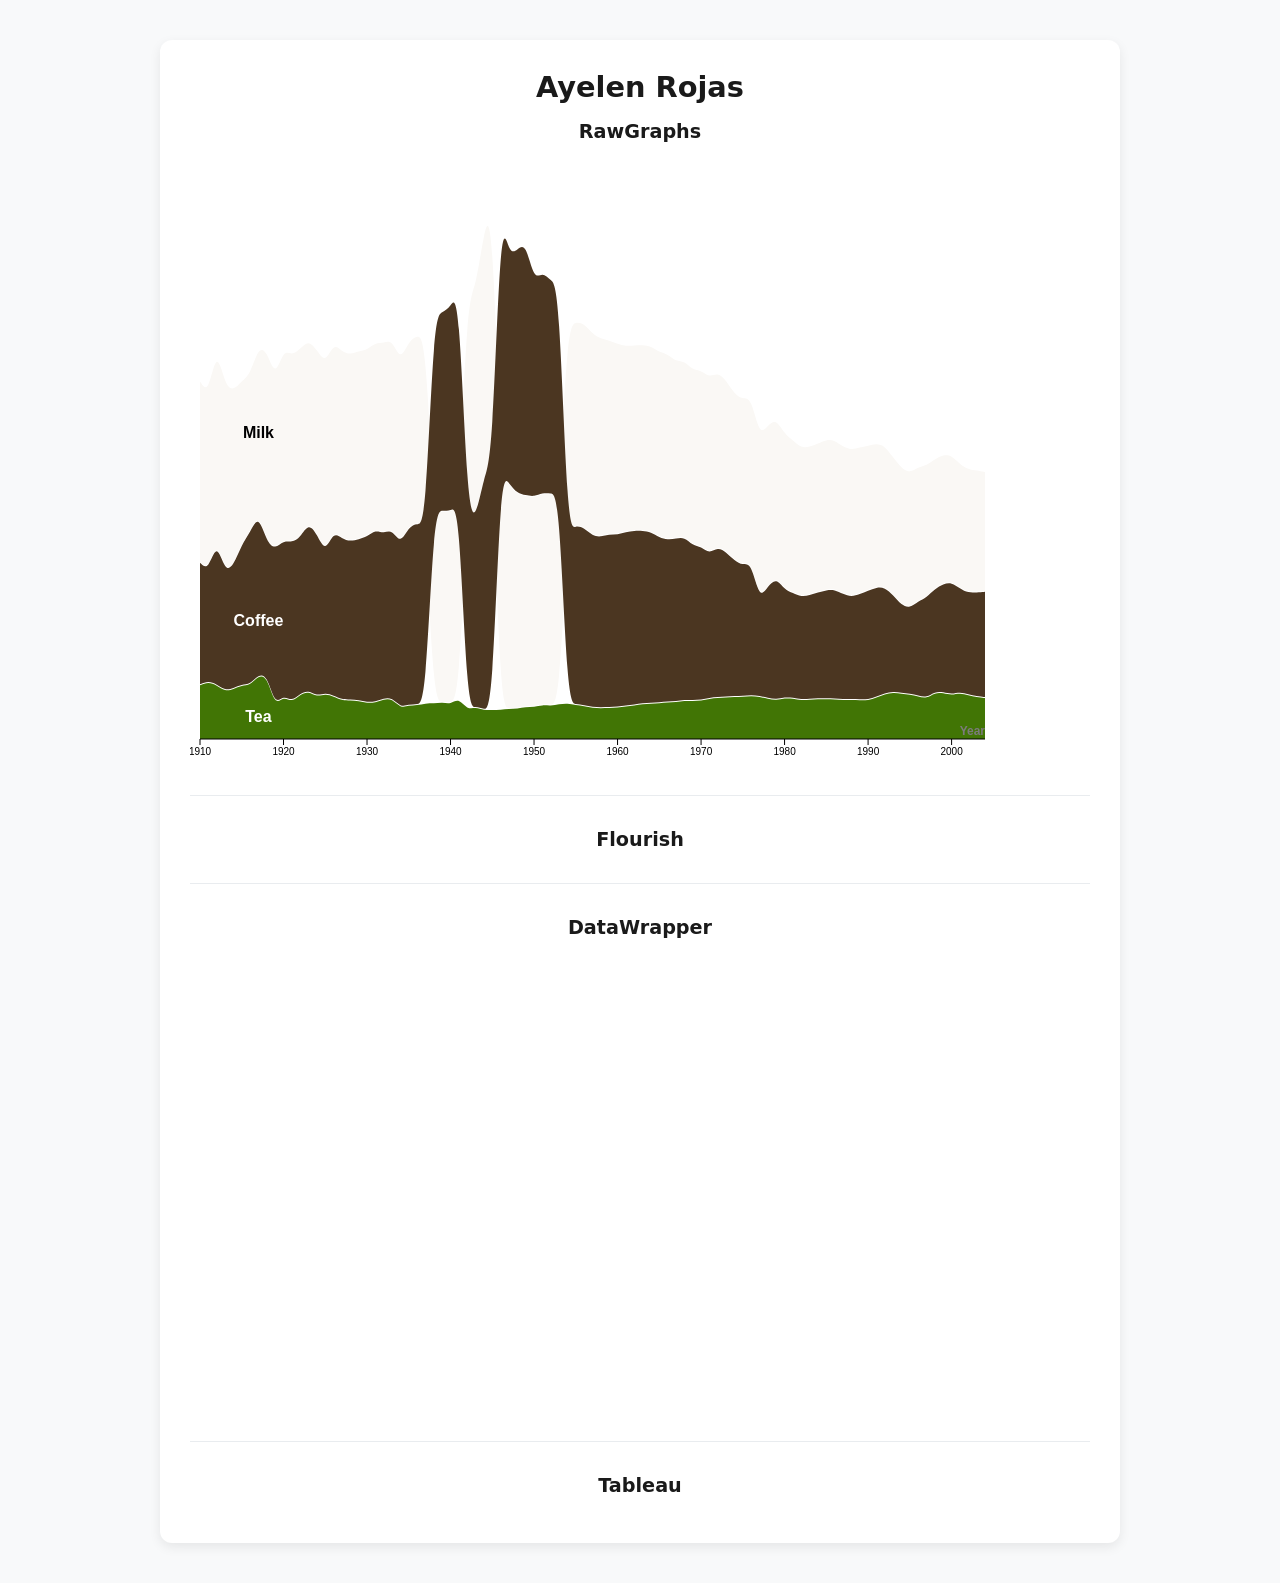
<file: index.html>
<!DOCTYPE html>
<html>
<head>
  <meta charset="utf-8">
  <meta name="viewport" content="width=device-width">
  <title>mis trabajos de infovis</title>
  <link rel="stylesheet" href="style.css">
</head>
<body>
  <div class="container">
  <h1>Ayelen Rojas</h1>
  
  <h2>RawGraphs</h2>
  <object type="image/svg+xml" data="milk-coffee-tea.svg"></object> 
  <hr>
 <h2>Flourish</h2>
  <div class="flourish-embed flourish-chart" data-src="visualisation/30003334">
    <script src="https://public.flourish.studio/resources/embed.js"></script>
    <noscript><img src="https://public.flourish.studio/visualisation/30003334/thumbnail" width="100%" alt="chart visualization" /></noscript>
  </div>
  <hr>
  <h2>DataWrapper</h2>
  <iframe title="Male and Female  preferences for pizza toppings" aria-label="Range Plot" id="datawrapper-chart-iHEsL" src="https://datawrapper.dwcdn.net/iHEsL/1/" scrolling="no" frameborder="0" style="width: 0; min-width: 100% !important; border: none;" height="450" data-external="1"></iframe>
  <script type="text/javascript">(function(){function e(){window.addEventListener(`message`,function(e){if(e.data[`datawrapper-height`]!==void 0){var t=document.querySelectorAll(`iframe`);for(var n in e.data[`datawrapper-height`])for(var r=0,i;i=t[r];r++)if(i.contentWindow===e.source){var a=e.data[`datawrapper-height`][n]+`px`;i.style.height=a}}})}e()})();</script>
  <hr>
  <div>
    <h2>Tableau</h2>
  <div class='tableauPlaceholder' id='viz1787877142143' style='position: relative'>
    <noscript><a href='#'>
      <img alt='Data ' src='https:&#47;&#47;public.tableau.com&#47;static&#47;images&#47;ca&#47;cantidad_17878771002580&#47;Sheet1&#47;1_rss.png' style='border: none' /></a></noscript><object class='tableauViz'  style='display:none;'><param name='host_url' value='https%3A%2F%2Fpublic.tableau.com%2F' /> <param name='embed_code_version' value='3' /> <param name='site_root' value='' /><param name='name' value='cantidad_17878771002580&#47;Sheet1' /><param name='tabs' value='no' /><param name='toolbar' value='yes' /><param name='static_image' value='https:&#47;&#47;public.tableau.com&#47;static&#47;images&#47;ca&#47;cantidad_17878771002580&#47;Sheet1&#47;1.png' /> <param name='animate_transition' value='yes' /><param name='display_static_image' value='yes' /><param name='display_spinner' value='yes' /><param name='display_overlay' value='yes' /><param name='display_count' value='yes' /><param name='language' value='en-US' /><param name='filter' value='publish=yes' /></object></div>                <script type='text/javascript'>                    var divElement = document.getElementById('viz1787877142143');                    var vizElement = divElement.getElementsByTagName('object')[0];                    vizElement.style.width='100%';vizElement.style.height=(divElement.offsetWidth*0.75)+'px';                    var scriptElement = document.createElement('script');                    scriptElement.src = 'https://public.tableau.com/javascripts/api/viz_v1.js';                    vizElement.parentNode.insertBefore(scriptElement, vizElement);                </script>
  </div>
</div>
<footer></footer>
</body>
  
</html>
</file>
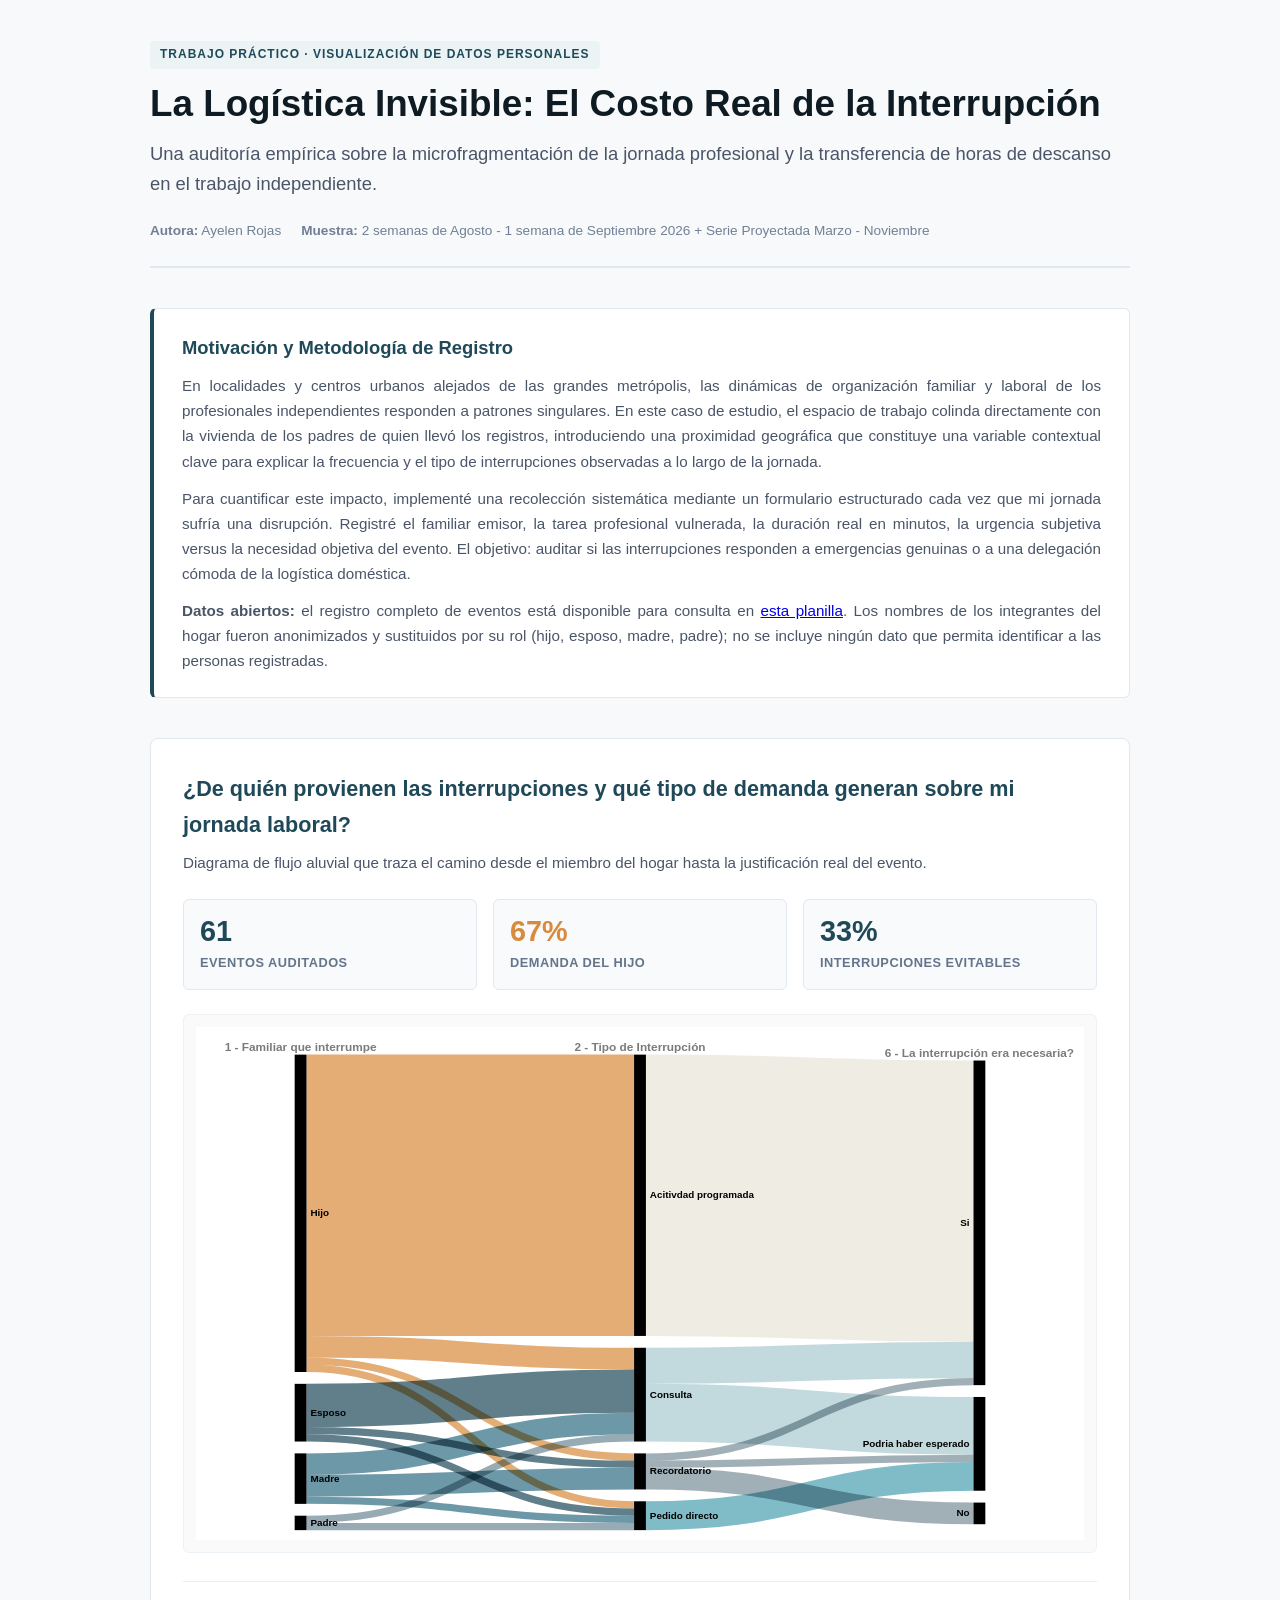
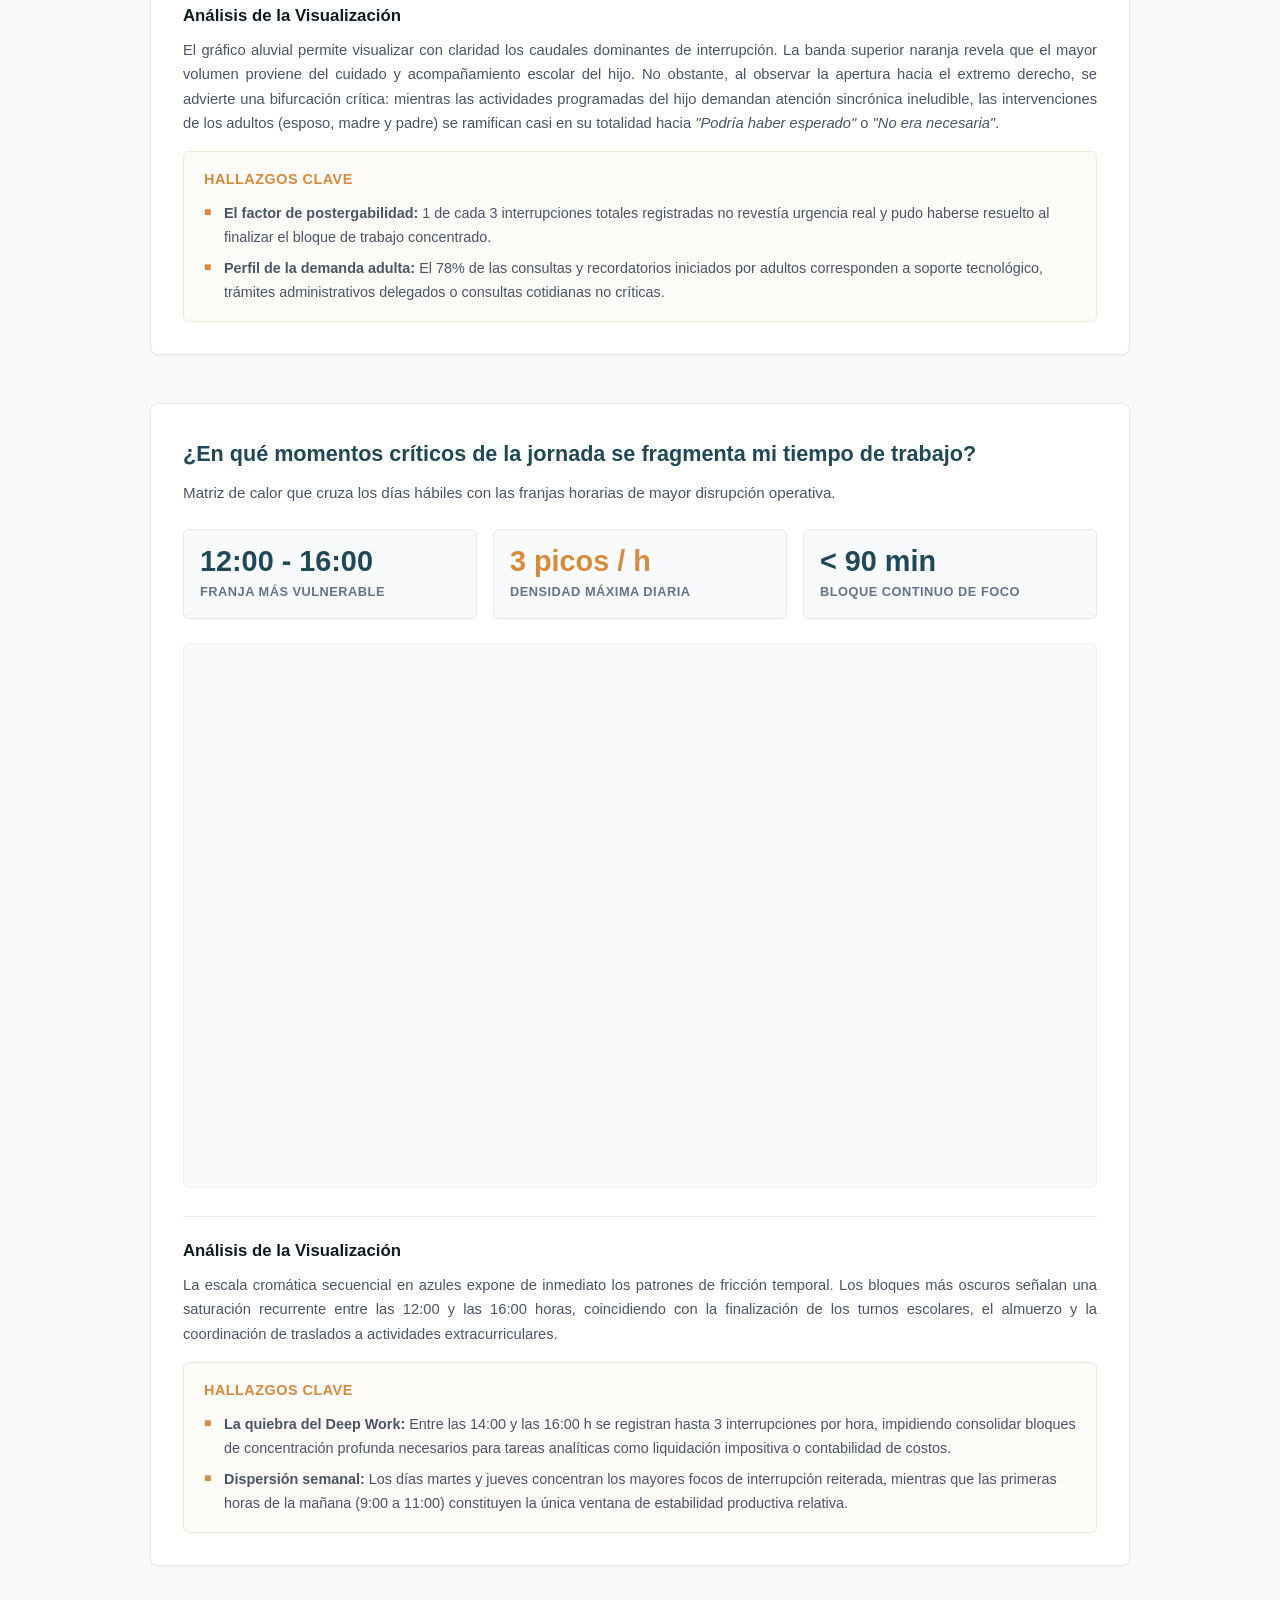
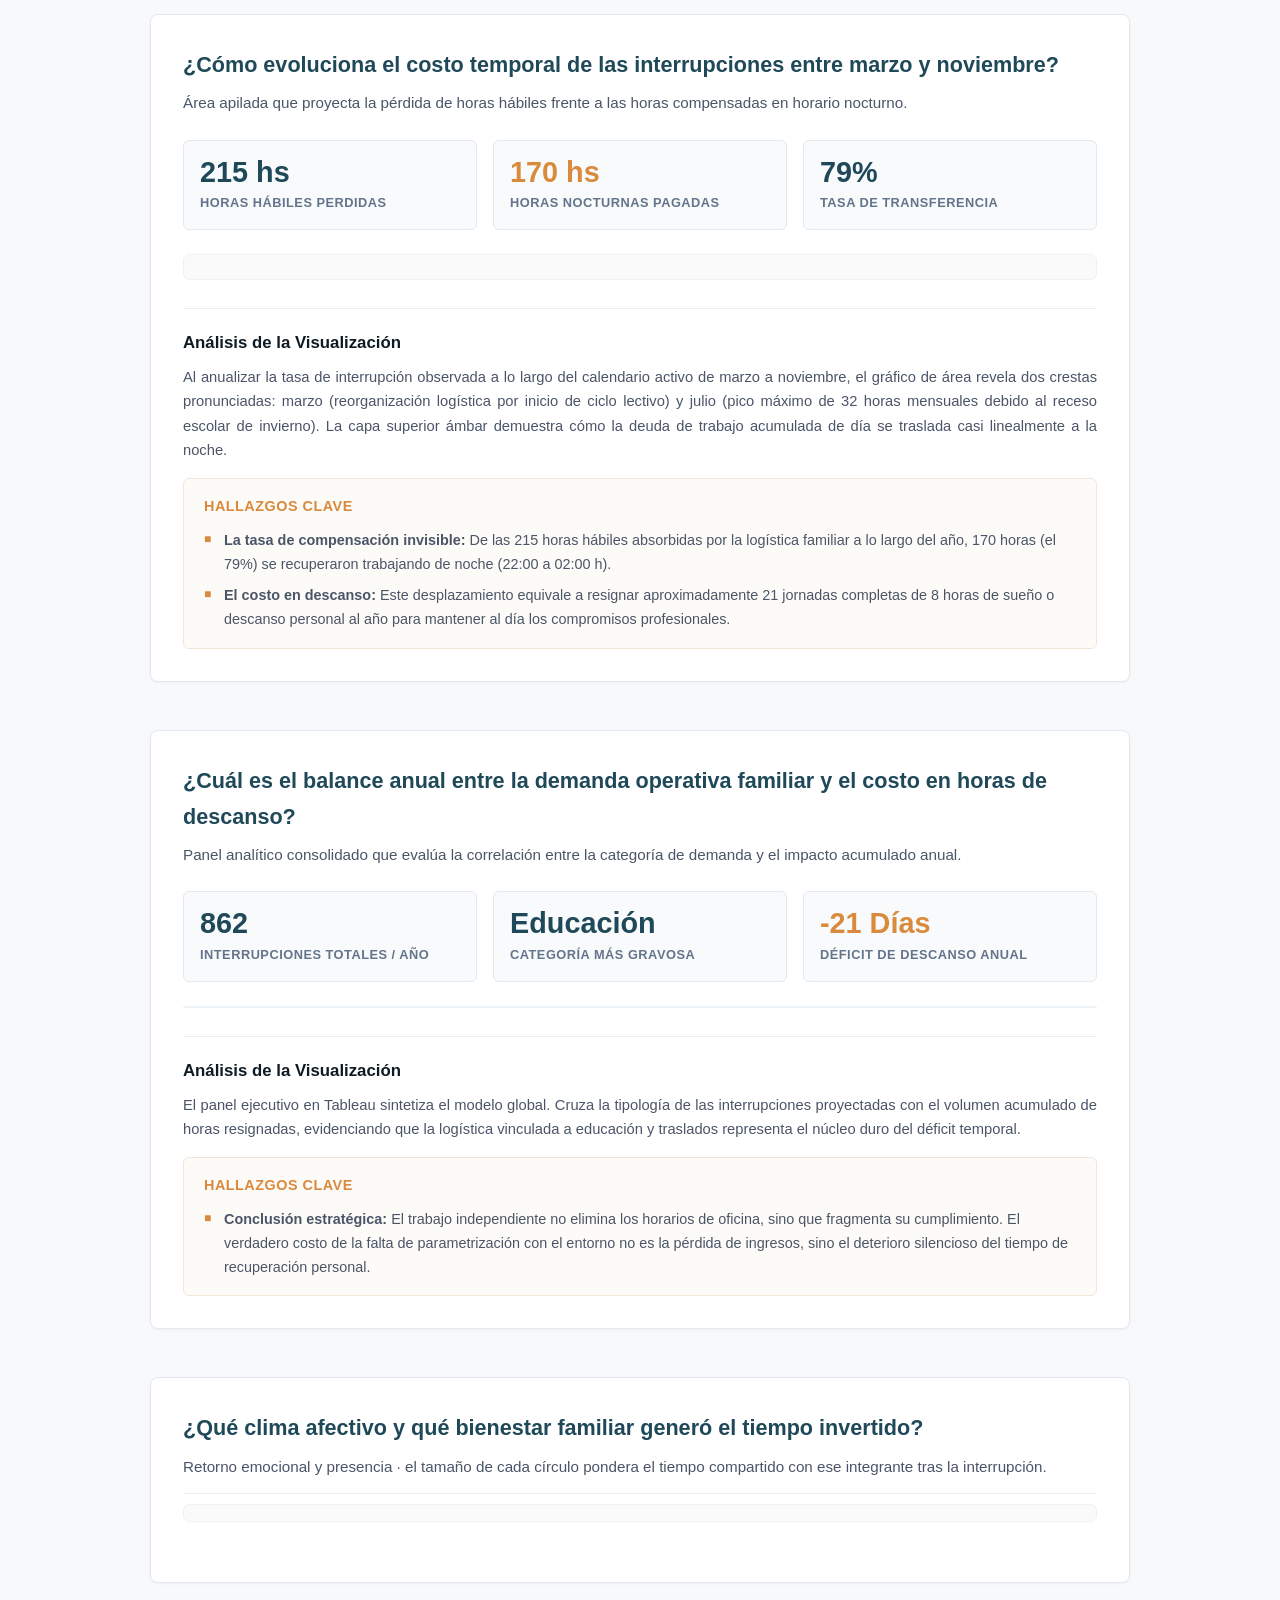
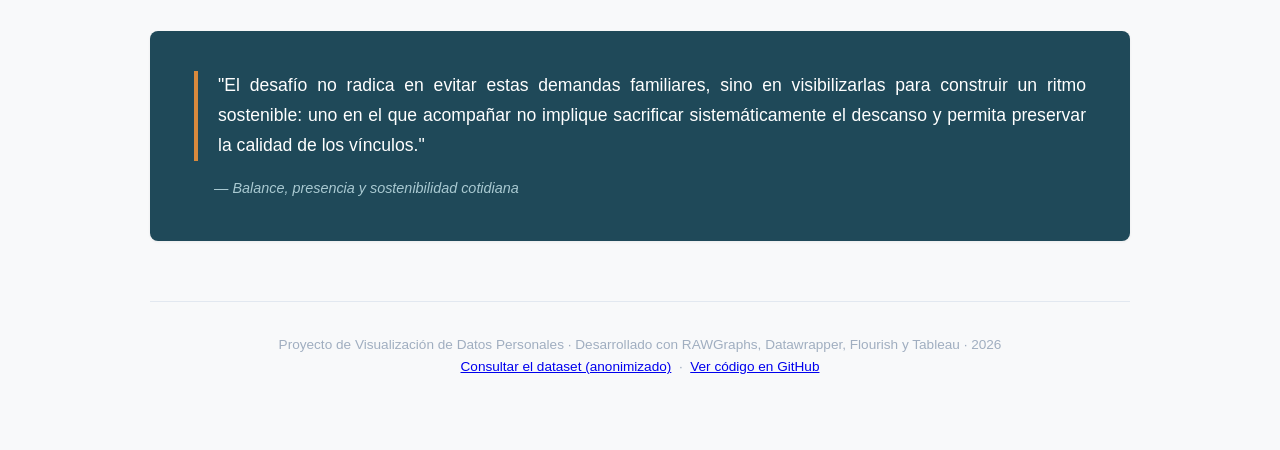
<file: interrupciones/index.html>
<!DOCTYPE html>
<html lang="es">
<head>
  <meta charset="UTF-8">
  <meta name="viewport" content="width=device-width, initial-scale=1.0">
  <title>La Logística Invisible | Análisis de Datos Personales</title>
  <link rel="stylesheet" href="styles.css">
</head>
<body>

<div class="container">

<header>
  <span class="meta-tag">Trabajo Práctico · Visualización de Datos Personales</span>
  <h1>La Logística Invisible: El Costo Real de la Interrupción</h1>
  <p class="intro-lead">Una auditoría empírica sobre la microfragmentación de la jornada profesional y la transferencia de horas de descanso en el trabajo independiente.</p>
  <div class="author-bar">
    <span><strong>Autora:</strong> Ayelen Rojas</span>
    <span><strong>Muestra:</strong> 2 semanas de Agosto - 1 semana de Septiembre 2026 + Serie Proyectada Marzo - Noviembre</span>
  </div>
</header>

  <section class="narrative-intro">
    <h3>Motivación y Metodología de Registro</h3>
    <p>En localidades y centros urbanos alejados de las grandes metrópolis, las dinámicas de organización familiar y laboral de los profesionales independientes responden a patrones singulares. En este caso de estudio, el espacio de trabajo colinda directamente con la vivienda de los padres de quien llevó los registros, introduciendo una proximidad geográfica que constituye una variable contextual clave para explicar la frecuencia y el tipo de interrupciones observadas a lo largo de la jornada.</p>
    <p>Para cuantificar este impacto, implementé una recolección sistemática mediante un formulario estructurado cada vez que mi jornada sufría una disrupción. Registré el familiar emisor, la tarea profesional vulnerada, la duración real en minutos, la urgencia subjetiva versus la necesidad objetiva del evento. El objetivo: auditar si las interrupciones responden a emergencias genuinas o a una delegación cómoda de la logística doméstica.</p>
    <p class="data-source">
      <strong>Datos abiertos:</strong> el registro completo de eventos está disponible para consulta en
      <a href="https://docs.google.com/spreadsheets/d/1nQU5IKeIkwKmcN2EyskRRl48h1kI8BNe7NKgNQ4OJGc/edit?gid=186065995#gid=186065995" target="_blank" rel="noopener noreferrer">esta planilla</a>.
      Los nombres de los integrantes del hogar fueron anonimizados y sustituidos por su rol (hijo, esposo, madre, padre); no se incluye ningún dato que permita identificar a las personas registradas.
    </p>
  </section>

 
  <!-- VISUALIZACIÓN 1: RAWGRAPHS (DATOS REALES) -->
  <div class="viz-card">
    <div class="section-question">¿De quién provienen las interrupciones y qué tipo de demanda generan sobre mi jornada laboral?</div>
    <div class="section-desc">Diagrama de flujo aluvial que traza el camino desde el miembro del hogar hasta la justificación real del evento.</div>

    <div class="kpi-grid">
      <div class="kpi-card">
        <div class="kpi-value">61</div>
        <div class="kpi-label">Eventos Auditados</div>
      </div>
      <div class="kpi-card">
        <div class="kpi-value alert">67%</div>
        <div class="kpi-label">Demanda del Hijo</div>
      </div>
      <div class="kpi-card">
        <div class="kpi-value">33%</div>
        <div class="kpi-label">Interrupciones Evitables</div>
      </div>
    </div>

    <div class="chart-container">
      <img src="assets/deQuienProviene.svg" alt="Diagrama Aluvial RAWGraphs: miembro del hogar, requerimiento y postergabilidad">
    </div>

    <div class="analysis-block">
      <div class="analysis-title">Análisis de la Visualización</div>
      <p class="analysis-text">
        El gráfico aluvial permite visualizar con claridad los caudales dominantes de interrupción. La banda superior naranja revela que el mayor volumen proviene del cuidado y acompañamiento escolar del hijo. No obstante, al observar la apertura hacia el extremo derecho, se advierte una bifurcación crítica: mientras las actividades programadas del hijo demandan atención sincrónica ineludible, las intervenciones de los adultos (esposo, madre y padre) se ramifican casi en su totalidad hacia <em>"Podría haber esperado"</em> o <em>"No era necesaria"</em>.
      </p>
      <div class="takeaways-box">
        <h4>Hallazgos Clave</h4>
        <ul class="takeaways-list">
          <li><strong>El factor de postergabilidad:</strong> 1 de cada 3 interrupciones totales registradas no revestía urgencia real y pudo haberse resuelto al finalizar el bloque de trabajo concentrado.</li>
          <li><strong>Perfil de la demanda adulta:</strong> El 78% de las consultas y recordatorios iniciados por adultos corresponden a soporte tecnológico, trámites administrativos delegados o consultas cotidianas no críticas.</li>
        </ul>
      </div>
    </div>
  </div>


  <!-- VISUALIZACIÓN 2: DATAWRAPPER (DATOS REALES) -->
  <div class="viz-card">
    <div class="section-question">¿En qué momentos críticos de la jornada se fragmenta mi tiempo de trabajo?</div>
    <div class="section-desc">Matriz de calor que cruza los días hábiles con las franjas horarias de mayor disrupción operativa.</div>

    <div class="kpi-grid">
      <div class="kpi-card">
        <div class="kpi-value">12:00 - 16:00</div>
        <div class="kpi-label">Franja Más Vulnerable</div>
      </div>
      <div class="kpi-card">
        <div class="kpi-value alert">3 picos / h</div>
        <div class="kpi-label">Densidad Máxima Diaria</div>
      </div>
      <div class="kpi-card">
        <div class="kpi-value">&lt; 90 min</div>
        <div class="kpi-label">Bloque Continuo de Foco</div>
      </div>
    </div>

    <div class="chart-container">
     <iframe title="Momentos Críticos" aria-label="Table" id="datawrapper-chart-yLuL1" src="https://datawrapper.dwcdn.net/yLuL1/3/" scrolling="no" frameborder="0" style="width: 0; min-width: 100% !important; border: none;" height="519" data-external="1"></iframe><script type="text/javascript">(function(){function e(){window.addEventListener(`message`,function(e){if(e.data[`datawrapper-height`]!==void 0){var t=document.querySelectorAll(`iframe`);for(var n in e.data[`datawrapper-height`])for(var r=0,i;i=t[r];r++)if(i.contentWindow===e.source){var a=e.data[`datawrapper-height`][n]+`px`;i.style.height=a}}})}e()})();</script>
    </div>

    <div class="analysis-block">
      <div class="analysis-title">Análisis de la Visualización</div>
      <p class="analysis-text">
        La escala cromática secuencial en azules expone de inmediato los patrones de fricción temporal. Los bloques más oscuros señalan una saturación recurrente entre las 12:00 y las 16:00 horas, coincidiendo con la finalización de los turnos escolares, el almuerzo y la coordinación de traslados a actividades extracurriculares.
      </p>
      <div class="takeaways-box">
        <h4>Hallazgos Clave</h4>
        <ul class="takeaways-list">
          <li><strong>La quiebra del Deep Work:</strong> Entre las 14:00 y las 16:00 h se registran hasta 3 interrupciones por hora, impidiendo consolidar bloques de concentración profunda necesarios para tareas analíticas como liquidación impositiva o contabilidad de costos.</li>
          <li><strong>Dispersión semanal:</strong> Los días martes y jueves concentran los mayores focos de interrupción reiterada, mientras que las primeras horas de la mañana (9:00 a 11:00) constituyen la única ventana de estabilidad productiva relativa.</li>
        </ul>
      </div>
    </div>
  </div>


  <!-- VISUALIZACIÓN 3: FLOURISH (PROYECCIÓN ANUAL) -->
  <div class="viz-card">
    <div class="section-question">¿Cómo evoluciona el costo temporal de las interrupciones entre marzo y noviembre?</div>
    <div class="section-desc">Área apilada que proyecta la pérdida de horas hábiles frente a las horas compensadas en horario nocturno.</div>

    <div class="kpi-grid">
      <div class="kpi-card">
        <div class="kpi-value">215 hs</div>
        <div class="kpi-label">Horas Hábiles Perdidas</div>
      </div>
      <div class="kpi-card">
        <div class="kpi-value alert">170 hs</div>
        <div class="kpi-label">Horas Nocturnas Pagadas</div>
      </div>
      <div class="kpi-card">
        <div class="kpi-value">79%</div>
        <div class="kpi-label">Tasa de Transferencia</div>
      </div>
    </div>

    <div class="chart-container">
      <div class="flourish-embed flourish-chart" data-src="visualisation/30183506"><script src="https://public.flourish.studio/resources/embed.js"></script><noscript><img src="https://public.flourish.studio/visualisation/30183506/thumbnail" width="100%" alt="chart visualization" /></noscript></div>
    </div>

    <div class="analysis-block">
      <div class="analysis-title">Análisis de la Visualización</div>
      <p class="analysis-text">
        Al anualizar la tasa de interrupción observada a lo largo del calendario activo de marzo a noviembre, el gráfico de área revela dos crestas pronunciadas: marzo (reorganización logística por inicio de ciclo lectivo) y julio (pico máximo de 32 horas mensuales debido al receso escolar de invierno). La capa superior ámbar demuestra cómo la deuda de trabajo acumulada de día se traslada casi linealmente a la noche.
      </p>
      <div class="takeaways-box">
        <h4>Hallazgos Clave</h4>
        <ul class="takeaways-list">
          <li><strong>La tasa de compensación invisible:</strong> De las 215 horas hábiles absorbidas por la logística familiar a lo largo del año, 170 horas (el 79%) se recuperaron trabajando de noche (22:00 a 02:00 h).</li>
          <li><strong>El costo en descanso:</strong> Este desplazamiento equivale a resignar aproximadamente 21 jornadas completas de 8 horas de sueño o descanso personal al año para mantener al día los compromisos profesionales.</li>
        </ul>
      </div>
    </div>
  </div>


  <!-- VISUALIZACIÓN 4: TABLEAU PUBLIC (PROYECCIÓN) -->
  <div class="viz-card">
    <div class="section-question">¿Cuál es el balance anual entre la demanda operativa familiar y el costo en horas de descanso?</div>
    <div class="section-desc">Panel analítico consolidado que evalúa la correlación entre la categoría de demanda y el impacto acumulado anual.</div>

    <div class="kpi-grid">
      <div class="kpi-card">
        <div class="kpi-value">862</div>
        <div class="kpi-label">Interrupciones Totales / Año</div>
      </div>
      <div class="kpi-card">
        <div class="kpi-value">Educación</div>
        <div class="kpi-label">Categoría Más Gravosa</div>
      </div>
      <div class="kpi-card">
        <div class="kpi-value alert">-21 Días</div>
        <div class="kpi-label">Déficit de Descanso Anual</div>
      </div>
    </div>

    <div class="chart-container tableau-container">
      <div class='tableauPlaceholder' id='viz1788840492601' style='position: relative'><noscript><a href='#'><img alt='Dashboard 1 ' src='https:&#47;&#47;public.tableau.com&#47;static&#47;images&#47;ZG&#47;ZGTZKWMFG&#47;1_rss.png' style='border: none' /></a></noscript><object class='tableauViz'  style='display:none;'><param name='host_url' value='https%3A%2F%2Fpublic.tableau.com%2F' /> <param name='embed_code_version' value='3' /> <param name='path' value='shared&#47;ZGTZKWMFG' /> <param name='toolbar' value='yes' /><param name='static_image' value='https:&#47;&#47;public.tableau.com&#47;static&#47;images&#47;ZG&#47;ZGTZKWMFG&#47;1.png' /> <param name='animate_transition' value='yes' /><param name='display_static_image' value='yes' /><param name='display_spinner' value='yes' /><param name='display_overlay' value='yes' /><param name='display_count' value='yes' /><param name='language' value='es-ES' /><param name='filter' value='publish=yes' /></object></div>                <script type='text/javascript'>                    var divElement = document.getElementById('viz1788840492601');                    var vizElement = divElement.getElementsByTagName('object')[0];                    if ( divElement.offsetWidth > 800 ) { vizElement.style.width='100%';vizElement.style.height=(divElement.offsetWidth*0.75)+'px';} else if ( divElement.offsetWidth > 500 ) { vizElement.style.width='100%';vizElement.style.height=(divElement.offsetWidth*0.75)+'px';} else { vizElement.style.width='100%';vizElement.style.height='727px';}                     var scriptElement = document.createElement('script');                    scriptElement.src = 'https://public.tableau.com/javascripts/api/viz_v1.js';                    vizElement.parentNode.insertBefore(scriptElement, vizElement);                </script>
    </div>

    <div class="analysis-block">
      <div class="analysis-title">Análisis de la Visualización</div>
      <p class="analysis-text">
        El panel ejecutivo en Tableau sintetiza el modelo global. Cruza la tipología de las interrupciones proyectadas con el volumen acumulado de horas resignadas, evidenciando que la logística vinculada a educación y traslados representa el núcleo duro del déficit temporal.
      </p>
      <div class="takeaways-box">
        <h4>Hallazgos Clave</h4>
        <ul class="takeaways-list">
          <li><strong>Conclusión estratégica:</strong> El trabajo independiente no elimina los horarios de oficina, sino que fragmenta su cumplimiento. El verdadero costo de la falta de parametrización con el entorno no es la pérdida de ingresos, sino el deterioro silencioso del tiempo de recuperación personal.</li>
        </ul>
      </div>
    </div>
  </div>

  <!-- VISUALIZACIÓN 5: CÍRCULOS DE PRESENCIA (FLOURISH) -->
  <div class="viz-card">
    <div class="section-question">¿Qué clima afectivo y qué bienestar familiar generó el tiempo invertido?</div>
    <div class="section-desc viz-has-embedded-title">Retorno emocional y presencia · el tamaño de cada círculo pondera el tiempo compartido con ese integrante tras la interrupción.</div>

    <div class="chart-container">
      <div class="flourish-embed flourish-hierarchy" data-src="visualisation/30184081"><script src="https://public.flourish.studio/resources/embed.js"></script><noscript><img src="https://public.flourish.studio/visualisation/30184081/thumbnail" width="100%" alt="hierarchy visualization" /></noscript></div>
    </div>
  </div>

  <div class="closing-card">
    <div class="closing-quote">
      <blockquote>
        "El desafío no radica en evitar estas demandas familiares, sino en visibilizarlas para construir 
        un ritmo sostenible: uno en el que acompañar no implique sacrificar sistemáticamente el descanso 
        y permita preservar la calidad de los vínculos."
      </blockquote>
      <p class="closing-author">— Balance, presencia y sostenibilidad cotidiana</p>
    </div>
  </div>

  <footer>
    <p>Proyecto de Visualización de Datos Personales · Desarrollado con RAWGraphs, Datawrapper, Flourish y Tableau · 2026</p>
    <p>
      <a href="https://docs.google.com/spreadsheets/d/1nQU5IKeIkwKmcN2EyskRRl48h1kI8BNe7NKgNQ4OJGc/edit?gid=186065995#gid=186065995" target="_blank" rel="noopener noreferrer">Consultar el dataset (anonimizado)</a>
      &nbsp;·&nbsp;
      <a href="https://github.com/rojasayelen/infovis" target="_blank" rel="noopener noreferrer">Ver código en GitHub</a>
    </p>
  </footer>

</div>

</body>
</html>
</file>
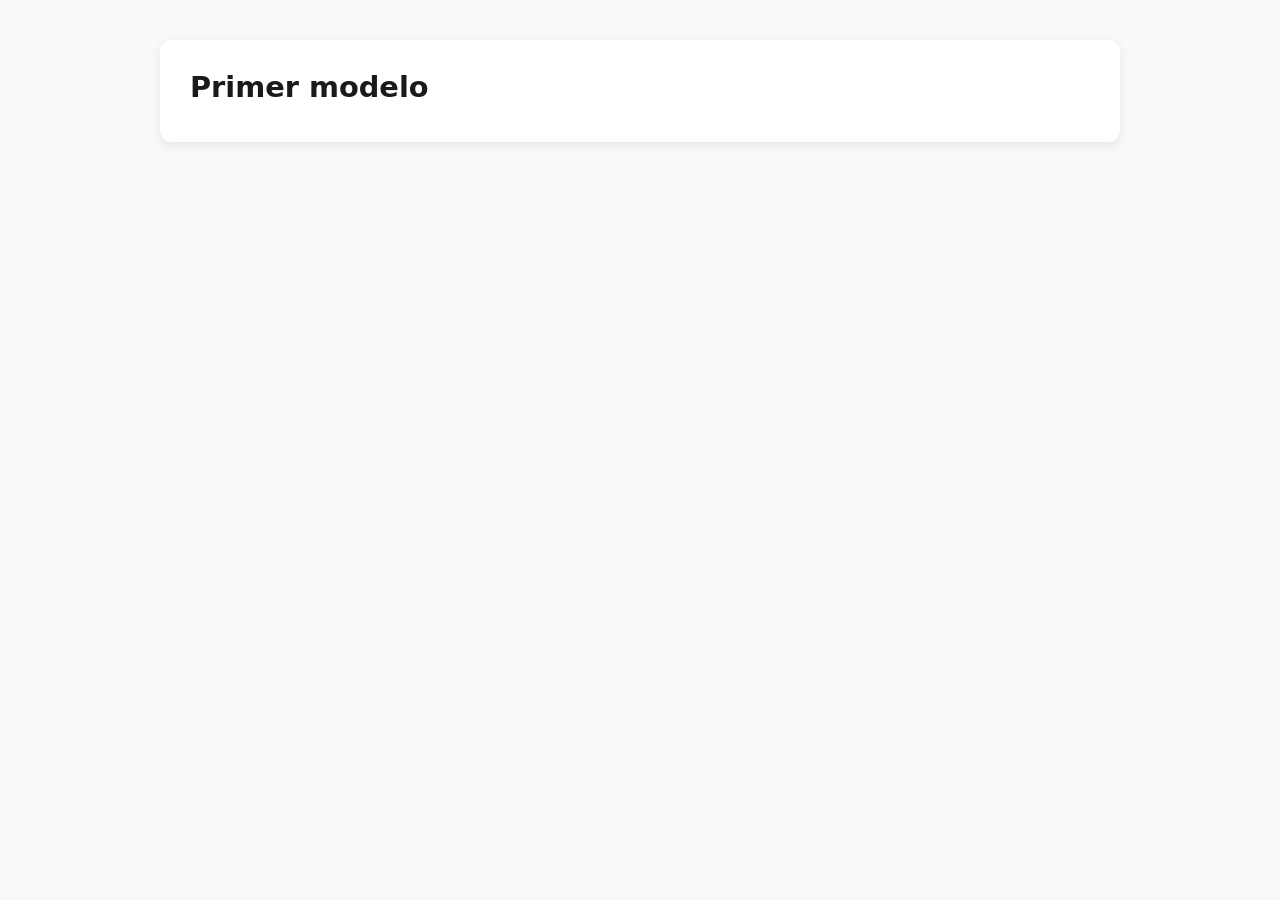
<file: interrupciones.html>
<!DOCTYPE html>
<html lang="es">
<head>
    <meta charset="UTF-8">
    <meta name="viewport" content="width=device-width, initial-scale=1.0">
    <title>Trabajo Práctico Individual</title>
    <style>
        body {
            font-family: system-ui, -apple-system, BlinkMacSystemFont, 'Segoe UI', Roboto, Oxygen, Ubuntu, Cantarell, sans-serif;
            background-color: #f8f9fa;
            margin: 0;
            padding: 40px 20px;
            display: flex;
            justify-content: center;
        }
        .container {
            width: 100%;
            max-width: 900px;
            background: #ffffff;
            padding: 30px;
            border-radius: 12px;
            box-shadow: 0 4px 12px rgba(0, 0, 0, 0.08);
        }
        h1 {
            color: #1a1a1a;
            font-size: 1.8rem;
            margin-top: 0;
            margin-bottom: 8px;
        }
        p {
            color: #666;
            margin-bottom: 24px;
            line-height: 1.5;
        }
    </style>
</head>
<body>
    <div class="container">
        <h1>Primer modelo</h1>
        <div class="flourish-embed flourish-hierarchy" data-src="visualisation/30084383">
            <noscript><img src="https://public.flourish.studio/visualisation/30084383/thumbnail" width="100%" alt="Visualización"></noscript>
        </div>
    </div>
 
    <script src="https://public.flourish.studio/resources/embed.js"></script>
</body>
  
</html>
</file>
<file: style.css>
body {
    font-family: system-ui, -apple-system, BlinkMacSystemFont, 'Segoe UI', Roboto, Oxygen, Ubuntu, Cantarell, sans-serif;
    background-color: #f8f9fa;
    margin: 0;
    padding: 40px 20px;
    display: flex;
    justify-content: center;
}

.container {
    width: 100%;
    max-width: 900px;
    background: #ffffff;
    padding: 30px;
    border-radius: 12px;
    box-shadow: 0 4px 12px rgba(0, 0, 0, 0.08);
}

h1 {
    color: #1a1a1a;
    font-size: 1.8rem;
    margin-top: 0;
    margin-bottom: 8px;
    text-align: center;
}

h2 {
    color: #1a1a1a;
    font-size: 1.2rem;
    margin-bottom: 16px;
    text-align: center;
}

p {
    color: #666;
    margin-bottom: 24px;
    line-height: 1.5;
    text-align: center;
}

hr {
    border: none;
    border-top: 1px solid #e9ecef;
    margin: 32px 0;
}

/* Bloque contenedor de cada gráfico: centra y da aire uniforme */
.chart-block {
    display: flex;
    flex-direction: column;
    align-items: center;
    width: 100%;
    margin-bottom: 8px;
}

.chart-block object,
.chart-block svg,
.chart-block iframe,
.chart-block img,
.chart-block .flourish-embed,
.chart-block .tableauPlaceholder {
    width: 100%;
    max-width: 700px;
    height: auto;
    margin: 0 auto;
    box-sizing: border-box;
}

.chart-block .flourish-embed {
    display: flex;
    justify-content: center;
}

/* RawGraphs (SVG 700x300 vía viewBox): fijamos la proporción para que el
   <object> escale completo en pantallas angostas en vez de recortarse. */
.chart-block object[type="image/svg+xml"] {
    aspect-ratio: 7 / 3;
}

/* El script de Tableau fija width/height en px sobre el <object> interno;
   forzamos que respete el ancho real del bloque para que no desborde el contenedor. */
.chart-block .tableauPlaceholder,
.chart-block .tableauPlaceholder object,
.chart-block .tableauPlaceholder .tableauViz {
    width: 100% !important;
    max-width: 700px;
    height: auto !important;
    aspect-ratio: 4 / 3;
}
</file>
<file: interrupciones/styles.css>
:root {
  --bg-body: #F8F9FA;
  --bg-card: #FFFFFF;
  --text-main: #0E1B23;
  --text-muted: #4A5568;
  --glacier-dark: #1F4959;
  --glacier-med: #2F6D82;
  --glacier-light: #A9C9D1;
  --amber: #D98A3D;
  --amber-soft: #F0B877;
  --alert-red: #C84B31;
  --border-subtle: #E2E8F0;
  --line-divider: rgba(14, 27, 35, 0.08);
}

* {
  box-sizing: border-box;
  margin: 0;
  padding: 0;
}

body {
  background-color: var(--bg-body);
  color: var(--text-main);
  font-family: -apple-system, BlinkMacSystemFont, "Segoe UI", Roboto, "Helvetica Neue", Arial, sans-serif;
  line-height: 1.65;
  padding: 40px 20px;
}

.container {
  max-width: 980px;
  margin: 0 auto;
}

/* Header del Informe */
header {
  margin-bottom: 40px;
  border-bottom: 2px solid var(--border-subtle);
  padding-bottom: 24px;
}

.meta-tag {
  display: inline-block;
  text-transform: uppercase;
  font-size: 0.75rem;
  font-weight: 700;
  letter-spacing: 1px;
  color: var(--glacier-dark);
  background: #EBF3F5;
  padding: 4px 10px;
  border-radius: 4px;
  margin-bottom: 12px;
}

h1 {
  font-size: 2.3rem;
  font-weight: 800;
  line-height: 1.25;
  color: var(--text-main);
  margin-bottom: 12px;
}

.intro-lead {
  font-size: 1.15rem;
  color: var(--text-muted);
  font-weight: 400;
  margin-bottom: 20px;
}

.author-bar {
  font-size: 0.85rem;
  color: #718096;
  display: flex;
  gap: 20px;
}

/* Introducción Narrativa / Metodología */
.narrative-intro {
  background: var(--bg-card);
  border: 1px solid var(--border-subtle);
  border-left: 4px solid var(--glacier-dark);
  border-radius: 6px;
  padding: 24px 28px;
  margin-bottom: 40px;
}

.narrative-intro h3 {
  font-size: 1.15rem;
  color: var(--glacier-dark);
  margin-bottom: 10px;
}

.narrative-intro p {
  font-size: 0.95rem;
  color: var(--text-muted);
  margin-bottom: 12px;
  text-align: justify;
  hyphens: auto;
}

.narrative-intro p:last-child {
  margin-bottom: 0;
}

/* Tarjetas de Visualizaciones */
.viz-card {
  background: var(--bg-card);
  border: 1px solid var(--border-subtle);
  border-radius: 8px;
  padding: 32px;
  margin-bottom: 48px;
  box-shadow: 0 1px 3px rgba(0, 0, 0, 0.04);
}

.section-question {
  font-size: 1.35rem;
  font-weight: 700;
  color: var(--glacier-dark);
  margin-bottom: 8px;
}

.section-desc {
  font-size: 0.95rem;
  color: var(--text-muted);
  margin-bottom: 24px;
}

/* Tarjeta cuya visualización ya trae su propio título (p. ej. Flourish):
   la bajada de la tarjeta se acerca al gráfico y actúa de puente, para que
   la pregunta-sección quede como único encabezado y el título embebido se
   lea como título del gráfico, sin competir entre sí. */
.section-desc.viz-has-embedded-title {
  margin-bottom: 10px;
  padding-bottom: 14px;
  border-bottom: 1px solid var(--line-divider);
}

.section-desc.viz-has-embedded-title + .chart-container {
  margin-top: 0;
  padding-top: 4px;
}

/* Grilla de KPIs */
.kpi-grid {
  display: grid;
  grid-template-columns: repeat(auto-fit, minmax(200px, 1fr));
  gap: 16px;
  margin-bottom: 24px;
}

.kpi-card {
  background: #F8FAFC;
  border: 1px solid var(--border-subtle);
  border-radius: 6px;
  padding: 16px;
  text-align: left;
}

.kpi-value {
  font-size: 1.8rem;
  font-weight: 800;
  color: var(--glacier-dark);
  line-height: 1.1;
  margin-bottom: 4px;
}

.kpi-value.alert {
  color: var(--amber);
}

.kpi-label {
  font-size: 0.8rem;
  color: #64748B;
  text-transform: uppercase;
  letter-spacing: 0.5px;
  font-weight: 600;
}

/* Contenedor del Gráfico */
.chart-container {
  margin: 20px 0 28px 0;
  border-radius: 6px;
  overflow: hidden;
  display: flex;
  justify-content: center;
  background: #FAFAFA;
  border: 1px solid #EDF2F7;
  padding: 12px;
}

.chart-container img {
  max-width: 100%;
  height: auto;
  display: block;
}

.chart-container iframe {
  width: 100%;
  border: none;
}

/* Embed de Flourish: ocupa el ancho del contenedor */
.chart-container .flourish-embed {
  width: 100%;
}

/* Ajuste específico para el contenedor de Tableau.
   El dashboard es de tamaño automático: si le forzamos un ancho fijo,
   Tableau saca barras internas; si le forzamos un alto de más, queda un
   hueco blanco enorme. Solución: dejar que reajuste el ancho al 100% del
   contenedor y fijarle solo un alto acorde a su contenido real, recortando
   cualquier costura con overflow. */
.tableau-container {
  width: 100%;
  padding: 0;
  overflow: hidden;
  display: block;
}

.tableau-container .tableauPlaceholder {
  width: 100% !important;
  margin: 0 !important;
}

.tableau-container .tableauPlaceholder > object,
.tableau-container .tableauPlaceholder iframe {
  width: 100% !important;
  height: 600px !important;   /* alto real del panel: subir/bajar ~40px si sobra o falta */
}

@media (max-width: 640px) {
  .tableau-container .tableauPlaceholder > object,
  .tableau-container .tableauPlaceholder iframe {
    height: 520px !important;
  }
}

/* Análisis y Hallazgos */
.analysis-block {
  border-top: 1px solid var(--line-divider);
  padding-top: 20px;
  margin-top: 12px;
}

.analysis-title {
  font-size: 1.05rem;
  font-weight: 700;
  color: var(--text-main);
  margin-bottom: 8px;
}

.analysis-text {
  font-size: 0.92rem;
  color: var(--text-muted);
  margin-bottom: 16px;
  text-align: justify;
  hyphens: auto;
}

.takeaways-box {
  background: #FDFBF7;
  border: 1px solid #F1E7D8;
  border-radius: 6px;
  padding: 16px 20px;
}

.takeaways-box h4 {
  font-size: 0.9rem;
  font-weight: 700;
  text-transform: uppercase;
  letter-spacing: 0.5px;
  color: var(--amber);
  margin-bottom: 10px;
}

.takeaways-list {
  list-style: none;
}

.takeaways-list li {
  position: relative;
  padding-left: 20px;
  font-size: 0.9rem;
  color: var(--text-muted);
  margin-bottom: 8px;
}

.takeaways-list li:last-child {
  margin-bottom: 0;
}

.takeaways-list li::before {
  content: "\25A0";
  position: absolute;
  left: 0;
  color: var(--amber);
  font-size: 0.75rem;
  top: 1px;
}

/* Cierre / Reflexión final */
.closing-card {
  background: var(--glacier-dark);
  border-radius: 8px;
  padding: 40px 44px;
  margin-bottom: 48px;
  box-shadow: 0 1px 3px rgba(0, 0, 0, 0.06);
}

.closing-quote blockquote {
  margin: 0;
  font-size: 1.1rem;
  line-height: 1.7;
  color: #FFFFFF;
  text-align: justify;
  hyphens: auto;
  border-left: 4px solid var(--amber);
  padding-left: 20px;
}

.closing-author {
  margin: 16px 0 0;
  padding-left: 20px;
  font-size: 0.9rem;
  font-style: italic;
  color: var(--glacier-light);
}

/* Footer */
footer {
  text-align: center;
  padding: 32px 0;
  font-size: 0.85rem;
  color: #A0AEC0;
  border-top: 1px solid var(--border-subtle);
  margin-top: 60px;
}
</file>
